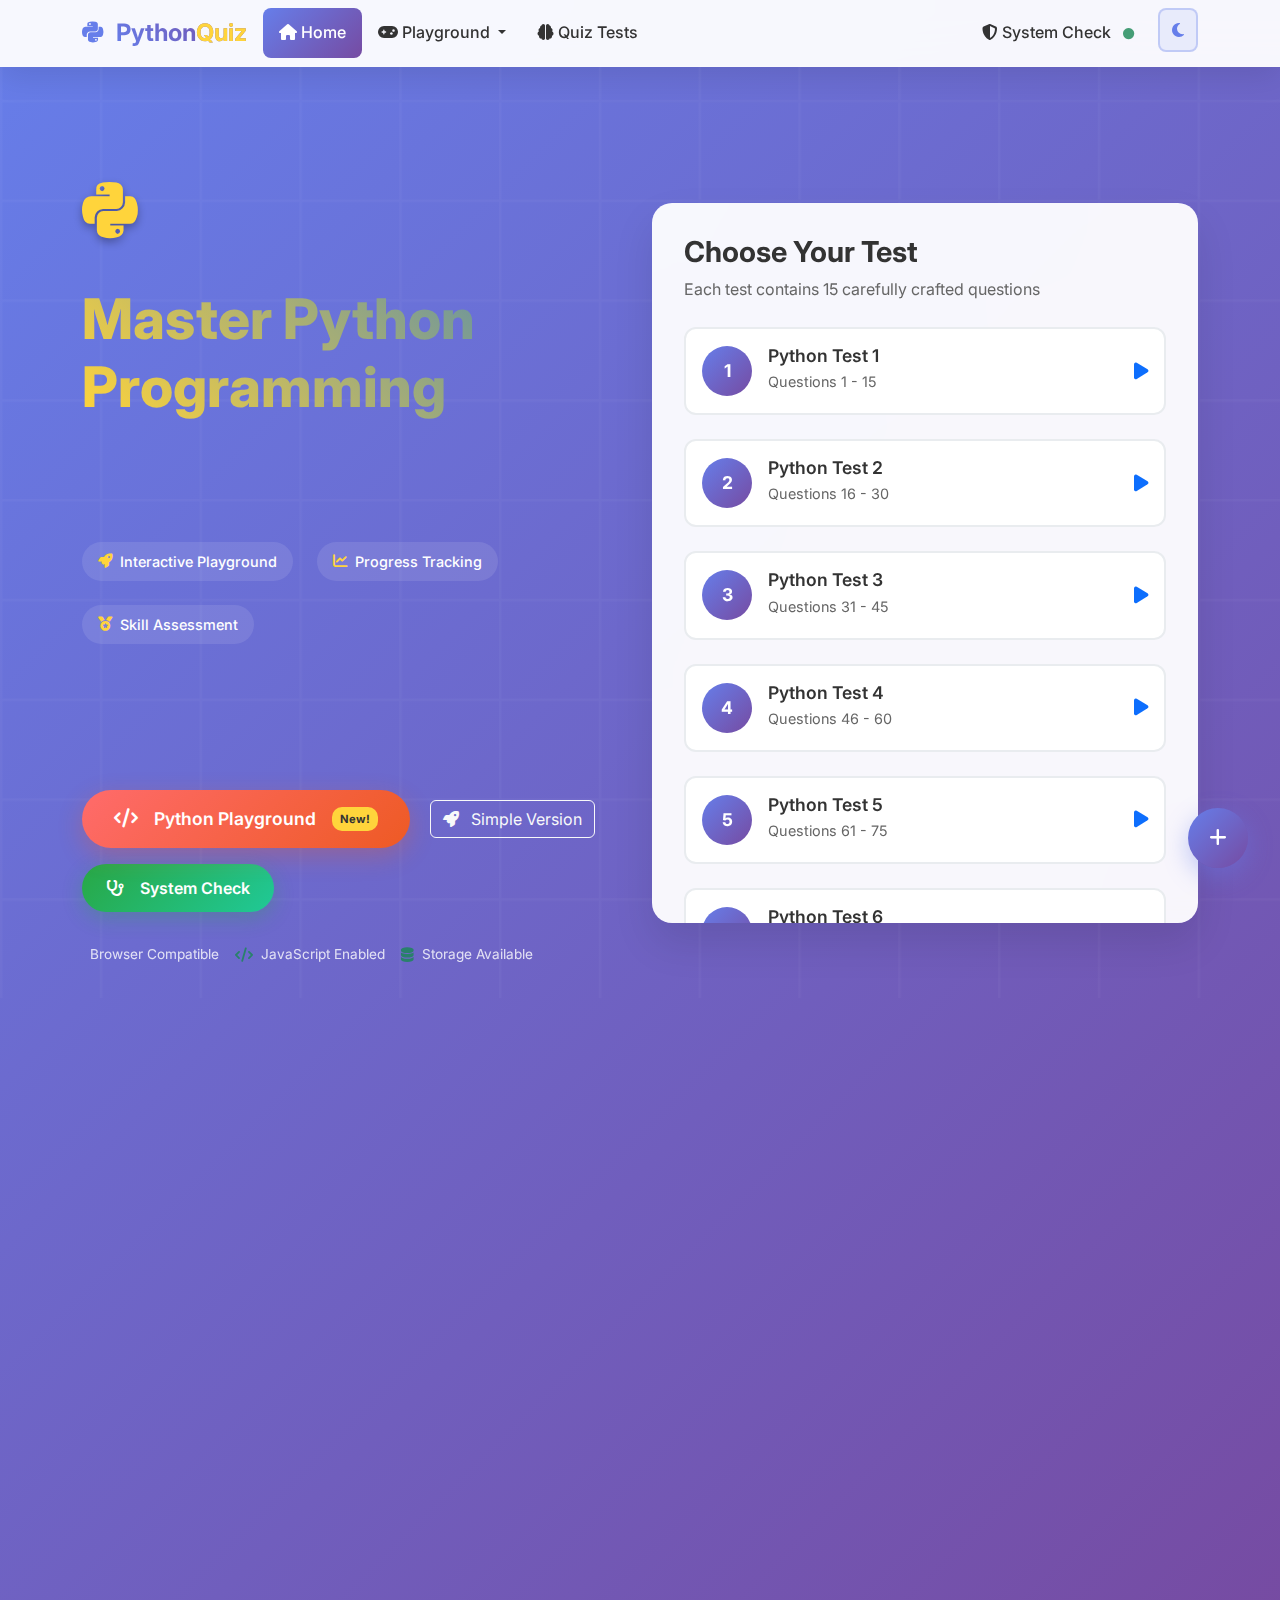
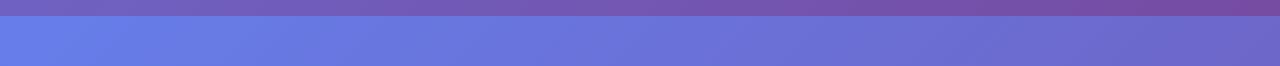
<file: index.html>
<!DOCTYPE html>
<html lang="en">
<head>
  <meta charset="UTF-8">
  <meta name="viewport" content="width=device-width, initial-scale=1.0">
  <title>Python Quiz - Master Your Skills</title>
  
  <!-- Favicon -->
  <link rel="icon" type="image/png" sizes="16x16" href="favicons/python16.png">
  <link rel="icon" type="image/png" sizes="32x32" href="favicons/python32.png">
  <link rel="icon" type="image/png" sizes="96x96" href="favicons/python96.png">
  <link rel="icon" type="image/png" sizes="120x120" href="favicons/python120.png">
  <link rel="apple-touch-icon" href="favicons/python120.png">
  
  <link href="https://cdn.jsdelivr.net/npm/bootstrap@5.3.3/dist/css/bootstrap.min.css" rel="stylesheet">
  <link href="https://cdnjs.cloudflare.com/ajax/libs/font-awesome/6.4.0/css/all.min.css" rel="stylesheet">
  <link href="https://fonts.googleapis.com/css2?family=Inter:wght@300;400;500;600;700;800&display=swap" rel="stylesheet">
  <link rel="stylesheet" href="style.css">
</head>
<body class="homepage-bg">
  
  <!-- Modern Navbar -->
  <nav class="navbar navbar-expand-lg fixed-top modern-navbar">
    <div class="container">
      <a class="navbar-brand" href="index.html">
        <i class="fab fa-python me-2"></i>
        <span class="brand-text">Python<span class="brand-accent">Quiz</span></span>
      </a>
      
      <button class="navbar-toggler" type="button" data-bs-toggle="collapse" data-bs-target="#navbarNav">
        <span class="navbar-toggler-icon"></span>
      </button>
      
      <div class="collapse navbar-collapse" id="navbarNav">
        <ul class="navbar-nav me-auto">
          <li class="nav-item">
            <a class="nav-link active" href="index.html">
              <i class="fas fa-home me-1"></i>Home
            </a>
          </li>
          <li class="nav-item dropdown">
            <a class="nav-link dropdown-toggle" href="#" role="button" data-bs-toggle="dropdown">
              <i class="fas fa-gamepad me-1"></i>Playground
            </a>
            <ul class="dropdown-menu modern-dropdown">
              <li><a class="dropdown-item" href="playground.html">
                <i class="fas fa-rocket me-2"></i>Full Playground<span class="badge bg-primary ms-2">Advanced</span>
              </a></li>
              <li><a class="dropdown-item" href="playground-simple.html">
                <i class="fas fa-code me-2"></i>Simple Playground<span class="badge bg-success ms-2">Beginner</span>
              </a></li>
              <li><hr class="dropdown-divider"></li>
              <li><a class="dropdown-item" href="diagnostic.html">
                <i class="fas fa-stethoscope me-2"></i>Compatibility Check
              </a></li>
            </ul>
          </li>
          <li class="nav-item">
            <a class="nav-link" href="quiz.html">
              <i class="fas fa-brain me-1"></i>Quiz Tests
            </a>
          </li>
        </ul>
        
        <ul class="navbar-nav">
          <li class="nav-item">
            <a class="nav-link" href="diagnostic.html" id="diagnosticNavBtn">
              <i class="fas fa-shield-alt me-1"></i>System Check
              <span class="status-indicator" id="systemStatus">
                <i class="fas fa-circle"></i>
              </span>
            </a>
          </li>
          <li class="nav-item">
            <button class="btn theme-toggle-btn ms-2" onclick="toggleTheme()" title="Toggle Theme">
              <i class="fas fa-moon" id="themeIcon"></i>
            </button>
          </li>
        </ul>
      </div>
    </div>
  </nav>
  
  <!-- Hero Section -->
  <div class="hero-section">
    <div class="container">
      <div class="row align-items-center min-vh-100 pt-5">
        <div class="col-lg-6">
          <div class="hero-content fade-in-up">
            <div class="python-logo mb-4 animate-float">
              <i class="fab fa-python"></i>
            </div>
            <h1 class="hero-title animate-slide-up">Master Python Programming</h1>
            <p class="hero-subtitle animate-fade-in">Test your Python knowledge with our comprehensive quiz collection. Track your progress and become a Python expert!</p>
            
            <!-- New Feature Highlights -->
            <div class="feature-highlights mb-4">
              <div class="feature-item">
                <i class="fas fa-rocket"></i>
                <span>Interactive Playground</span>
              </div>
              <div class="feature-item">
                <i class="fas fa-chart-line"></i>
                <span>Progress Tracking</span>
              </div>
              <div class="feature-item">
                <i class="fas fa-medal"></i>
                <span>Skill Assessment</span>
              </div>
            </div>
            
            <div class="hero-stats">
              <div class="stat animate-counter">
                <span class="stat-number" id="totalQuestions">...</span>
                <span class="stat-label">Questions</span>
              </div>
              <div class="stat animate-counter">
                <span class="stat-number" id="totalTests">...</span>
                <span class="stat-label">Tests</span>
              </div>
              <div class="stat animate-counter">
                <span class="stat-number" id="completedTests">0</span>
                <span class="stat-label">Completed</span>
              </div>
            </div>
            
            <div class="hero-actions mt-4">
              <a href="playground.html" class="btn btn-playground pulse me-3">
                <i class="fas fa-code me-2"></i>
                Python Playground
                <span class="playground-badge">New!</span>
              </a>
              <a href="playground-simple.html" class="btn btn-outline-light me-2">
                <i class="fas fa-rocket me-2"></i>
                Simple Version
              </a>
              <a href="diagnostic.html" class="btn btn-diagnostic my-3">
                <i class="fas fa-stethoscope me-2"></i>
                System Check
              </a>
            </div>
            
            <!-- Compatibility Status -->
            <div class="compatibility-status mt-3">
              <div class="status-item" id="browserCompatibility">
                <i class="fas fa-browser text-success"></i>
                <span>Browser Compatible</span>
              </div>
              <div class="status-item" id="jsStatus">
                <i class="fas fa-code text-success"></i>
                <span>JavaScript Enabled</span>
              </div>
              <div class="status-item" id="storageStatus">
                <i class="fas fa-database text-success"></i>
                <span>Storage Available</span>
              </div>
            </div>
          </div>
        </div>
        <div class="col-lg-6">
          <div class="quiz-selection-area animate-slide-in">
            <h3 class="selection-title">Choose Your Test</h3>
            <p class="selection-subtitle">Each test contains 15 carefully crafted questions</p>
            <div class="row g-3" id="testCards"></div>
            <div class="mt-4 text-center">
              <button class="btn btn-outline-danger btn-sm" onclick="resetAllProgress()">
                <i class="fas fa-trash-alt me-2"></i>Reset All Progress
              </button>
            </div>
          </div>
        </div>
      </div>
    </div>
    
    <!-- Floating Action Button for Quick Access -->
    <div class="floating-actions">
      <button class="fab-main" data-bs-toggle="tooltip" data-bs-placement="left" title="Quick Actions">
        <i class="fas fa-plus"></i>
      </button>
      <div class="fab-menu">
        <a href="playground.html" class="fab-item" data-bs-toggle="tooltip" data-bs-placement="left" title="Python Playground">
          <i class="fas fa-code"></i>
        </a>
        <a href="diagnostic.html" class="fab-item" data-bs-toggle="tooltip" data-bs-placement="left" title="System Check">
          <i class="fas fa-stethoscope"></i>
        </a>
        <a href="#testCards" class="fab-item scroll-to" data-bs-toggle="tooltip" data-bs-placement="left" title="Start Quiz">
          <i class="fas fa-brain"></i>
        </a>
      </div>
    </div>
  </div>

  <!-- Features Section -->
  <section class="features-section scroll-animate">
    <div class="container">
      <div class="row text-center mb-5">
        <div class="col-12">
          <h2 class="section-title">Why Choose Python Quiz?</h2>
          <p class="section-subtitle">Enhance your Python skills with our comprehensive learning platform</p>
        </div>
      </div>
      <div class="row g-4">
        <div class="col-md-4">
          <div class="feature-card">
            <div class="feature-icon">
              <i class="fas fa-brain"></i>
            </div>
            <h4>Smart Questions</h4>
            <p>Carefully crafted questions covering all Python concepts from basics to advanced topics.</p>
          </div>
        </div>
        <div class="col-md-4">
          <div class="feature-card">
            <div class="feature-icon">
              <i class="fas fa-code"></i>
            </div>
            <h4>Live Playground</h4>
            <p>Practice Python code in real-time with our interactive playground environment.</p>
          </div>
        </div>
        <div class="col-md-4">
          <div class="feature-card">
            <div class="feature-icon">
              <i class="fas fa-chart-line"></i>
            </div>
            <h4>Progress Tracking</h4>
            <p>Monitor your learning journey and track improvements across different Python topics.</p>
          </div>
        </div>
      </div>
    </div>
  </section>

  <script src="questions.js"></script>
  <script>
    // Theme toggle functionality
    function toggleTheme() {
      const body = document.body;
      const themeIcon = document.getElementById('themeIcon');
      
      if (body.classList.contains('dark-theme')) {
        body.classList.remove('dark-theme');
        themeIcon.className = 'fas fa-moon';
        localStorage.setItem('theme', 'light');
      } else {
        body.classList.add('dark-theme');
        themeIcon.className = 'fas fa-sun';
        localStorage.setItem('theme', 'dark');
      }
    }

    // Load saved theme
    function loadTheme() {
      const savedTheme = localStorage.getItem('theme');
      if (savedTheme === 'dark') {
        document.body.classList.add('dark-theme');
        document.getElementById('themeIcon').className = 'fas fa-sun';
      }
    }

    // Animate numbers
    function animateCounter(element, target) {
      let current = 0;
      const increment = target / 50;
      const timer = setInterval(() => {
        current += increment;
        if (current >= target) {
          element.textContent = target;
          clearInterval(timer);
        } else {
          element.textContent = Math.floor(current);
        }
      }, 30);
    }

    // Compatibility check
    function checkCompatibility() {
      const browserStatus = document.getElementById('browserCompatibility');
      const jsStatus = document.getElementById('jsStatus');
      const storageStatus = document.getElementById('storageStatus');
      const systemStatus = document.getElementById('systemStatus');

      // Check browser compatibility
      const isModernBrowser = window.fetch && window.Promise && window.localStorage;
      if (!isModernBrowser) {
        browserStatus.innerHTML = '<i class="fas fa-exclamation-triangle text-warning"></i><span>Browser Outdated</span>';
      }

      // Check storage
      try {
        localStorage.setItem('test', 'test');
        localStorage.removeItem('test');
      } catch(e) {
        storageStatus.innerHTML = '<i class="fas fa-times text-danger"></i><span>Storage Unavailable</span>';
      }

      // Update system status indicator
      const allGood = isModernBrowser && typeof(Storage) !== "undefined";
      if (allGood) {
        systemStatus.innerHTML = '<i class="fas fa-circle text-success"></i>';
        systemStatus.title = 'System Ready';
      } else {
        systemStatus.innerHTML = '<i class="fas fa-circle text-warning"></i>';
        systemStatus.title = 'System Issues Detected';
      }
    }

    // Floating action button functionality
    function initFloatingActionButton() {
      const fabMain = document.querySelector('.fab-main');
      const fabMenu = document.querySelector('.fab-menu');
      
      fabMain.addEventListener('click', () => {
        fabMenu.classList.toggle('show');
        fabMain.classList.toggle('active');
      });

      // Close FAB when clicking outside
      document.addEventListener('click', (e) => {
        if (!e.target.closest('.floating-actions')) {
          fabMenu.classList.remove('show');
          fabMain.classList.remove('active');
        }
      });

      // Smooth scroll for anchor links
      document.querySelectorAll('.scroll-to').forEach(link => {
        link.addEventListener('click', (e) => {
          e.preventDefault();
          const target = document.querySelector(link.getAttribute('href'));
          if (target) {
            target.scrollIntoView({ behavior: 'smooth' });
          }
        });
      });
    }

    // Initialize parallax effect
    function initParallax() {
      window.addEventListener('scroll', () => {
        const scrolled = window.pageYOffset;
        const pythonLogo = document.querySelector('.python-logo');
        if (pythonLogo) {
          pythonLogo.style.transform = `translateY(${scrolled * 0.1}px)`;
        }
      });
    }

    document.addEventListener("DOMContentLoaded", () => {
      loadTheme();
      checkCompatibility();
      initFloatingActionButton();
      initParallax();

      // Initialize tooltips
      const tooltipTriggerList = [].slice.call(document.querySelectorAll('[data-bs-toggle="tooltip"]'));
      tooltipTriggerList.map(function (tooltipTriggerEl) {
        return new bootstrap.Tooltip(tooltipTriggerEl);
      });

      // Get total questions dynamically from questions.js
      const totalQuestions = questions.length;
      const perTest = 15;
      const testCount = Math.ceil(totalQuestions / perTest);
      const testCards = document.getElementById("testCards");

      // Animate stats numbers
      setTimeout(() => {
        animateCounter(document.getElementById('totalQuestions'), totalQuestions);
        animateCounter(document.getElementById('totalTests'), testCount);
      }, 500);

      // Load saved progress
      const savedResults = JSON.parse(localStorage.getItem('quizResults') || '{}');
      
      // Update completed tests count with animation
      setTimeout(() => {
        animateCounter(document.getElementById('completedTests'), Object.keys(savedResults).length);
      }, 1000);

      for (let i = 1; i <= testCount; i++) {
        const isCompleted = savedResults[`test_${i}`];
        const score = isCompleted ? savedResults[`test_${i}`].score : null;
        const total = isCompleted ? savedResults[`test_${i}`].total : null;
        
        testCards.innerHTML += `
          <div class="col-12">
            <a href="quiz.html?test=${i}" class="test-card-modern ${isCompleted ? 'completed' : ''}" data-test="${i}">
              <div class="test-card-content">
                <div class="test-number">${i}</div>
                <div class="test-info">
                  <h5 class="test-title">Python Test ${i}</h5>
                  <p class="test-questions">Questions ${(i-1)*perTest+1} - ${Math.min(i*perTest, totalQuestions)}</p>
                  ${isCompleted ? `
                    <div class="test-score">
                      <i class="fas fa-check-circle text-success me-2"></i>
                      Score: ${score}/${total} (${Math.round((score/total)*100)}%)
                    </div>
                  ` : ''}
                </div>
                <div class="test-action">
                  ${isCompleted ? 
                    '<i class="fas fa-redo text-warning" title="Retake Test"></i>' : 
                    '<i class="fas fa-play text-primary" title="Start Test"></i>'
                  }
                </div>
              </div>
            </a>
          </div>
        `;
      }

      // Add stagger animation to test cards
      setTimeout(() => {
        const cards = document.querySelectorAll('.test-card-modern');
        cards.forEach((card, index) => {
          setTimeout(() => {
            card.style.animation = 'fadeInUp 0.5s ease forwards';
          }, index * 100);
        });
      }, 200);
    });

    function resetAllProgress() {
      CustomAlert.confirm(
        'Are you sure you want to reset all quiz progress? This will permanently delete all your saved scores and cannot be undone.',
        {
          title: 'Reset All Progress',
          confirmText: 'Yes, Reset All',
          cancelText: 'Keep Progress',
          showIcon: true
        }
      ).then((confirmed) => {
        if (confirmed) {
          localStorage.removeItem('quizResults');
          CustomAlert.success(
            'All quiz progress has been successfully reset!',
            { title: 'Progress Reset Complete' }
          ).then(() => {
            location.reload();
          });
        }
      });
    }

    // Navbar scroll effect
    window.addEventListener('scroll', () => {
      const navbar = document.querySelector('.modern-navbar');
      if (window.scrollY > 50) {
        navbar.classList.add('scrolled');
      } else {
        navbar.classList.remove('scrolled');
      }
    });

    // Intersection Observer for scroll animations
    const observeElements = () => {
      const observer = new IntersectionObserver((entries) => {
        entries.forEach(entry => {
          if (entry.isIntersecting) {
            entry.target.classList.add('in-view');
            if (entry.target.classList.contains('feature-card')) {
              entry.target.classList.add('animate');
            }
          }
        });
      }, { threshold: 0.1 });

      document.querySelectorAll('.scroll-animate, .feature-card').forEach(el => {
        observer.observe(el);
      });
    };

    // Initialize scroll animations
    setTimeout(observeElements, 500);
  </script>

  <script src="https://cdn.jsdelivr.net/npm/bootstrap@5.3.3/dist/js/bootstrap.bundle.min.js"></script>
  <script>
    // Custom Alert System for Index Page
    class CustomAlert {
      static show(message, type = 'warning', options = {}) {
        return new Promise((resolve) => {
          const modal = document.getElementById('customAlertModal');
          const header = document.getElementById('alertHeader');
          const title = document.getElementById('alertTitle');
          const body = document.getElementById('alertBody');
          const messageEl = document.getElementById('alertMessage');
          const footer = document.getElementById('alertFooter');
          const cancelBtn = document.getElementById('alertCancelBtn');
          const confirmBtn = document.getElementById('alertConfirmBtn');

          header.className = `modal-header ${type}`;
          
          let icon = 'fas fa-exclamation-triangle';
          let titleText = 'Confirmation';
          
          switch(type) {
            case 'warning':
              icon = 'fas fa-exclamation-triangle';
              titleText = 'Warning';
              break;
            case 'danger':
              icon = 'fas fa-times-circle';
              titleText = 'Important';
              break;
            case 'success':
              icon = 'fas fa-check-circle';
              titleText = 'Success';
              break;
            case 'info':
              icon = 'fas fa-info-circle';
              titleText = 'Information';
              break;
          }

          title.innerHTML = `<i class="${icon} me-2"></i>${options.title || titleText}`;
          
          if (options.showIcon) {
            messageEl.innerHTML = `
              <i class="alert-icon ${type} ${icon}"></i>
              ${message}
            `;
          } else {
            messageEl.textContent = message;
          }

          if (options.confirmOnly) {
            cancelBtn.style.display = 'none';
            confirmBtn.textContent = options.confirmText || 'OK';
            confirmBtn.className = `btn btn-${type === 'danger' ? 'danger' : 'primary'}`;
          } else {
            cancelBtn.style.display = 'inline-block';
            cancelBtn.textContent = options.cancelText || 'Cancel';
            confirmBtn.textContent = options.confirmText || 'Confirm';
            confirmBtn.className = `btn btn-${type === 'danger' ? 'danger' : 'primary'}`;
          }

          const handleConfirm = () => {
            bootstrap.Modal.getInstance(modal).hide();
            resolve(true);
            cleanup();
          };

          const handleCancel = () => {
            bootstrap.Modal.getInstance(modal).hide();
            resolve(false);
            cleanup();
          };

          const cleanup = () => {
            confirmBtn.removeEventListener('click', handleConfirm);
            cancelBtn.removeEventListener('click', handleCancel);
          };

          confirmBtn.addEventListener('click', handleConfirm);
          cancelBtn.addEventListener('click', handleCancel);

          const bsModal = new bootstrap.Modal(modal);
          bsModal.show();

          modal.addEventListener('hidden.bs.modal', () => {
            resolve(false);
            cleanup();
          }, { once: true });
        });
      }

      static confirm(message, options = {}) {
        return this.show(message, 'warning', { 
          title: 'Confirm Action',
          confirmText: 'Yes',
          cancelText: 'No',
          showIcon: true,
          ...options 
        });
      }

      static success(message, options = {}) {
        return this.show(message, 'success', { 
          title: 'Success',
          confirmOnly: true,
          confirmText: 'Great!',
          showIcon: true,
          ...options 
        });
      }
    }

    window.CustomAlert = CustomAlert;
  </script>

  <!-- Custom Alert Modal -->
  <div class="modal fade" id="customAlertModal" tabindex="-1">
    <div class="modal-dialog modal-dialog-centered">
      <div class="modal-content custom-alert">
        <div class="modal-header" id="alertHeader">
          <h5 class="modal-title" id="alertTitle">
            <i class="fas fa-exclamation-triangle me-2"></i>Confirmation
          </h5>
        </div>
        <div class="modal-body text-center" id="alertBody">
          <p id="alertMessage"></p>
        </div>
        <div class="modal-footer justify-content-center" id="alertFooter">
          <button type="button" class="btn btn-secondary" id="alertCancelBtn">Cancel</button>
          <button type="button" class="btn btn-primary" id="alertConfirmBtn">Confirm</button>
        </div>
      </div>
    </div>
  </div>

</body>
</html>
</file>
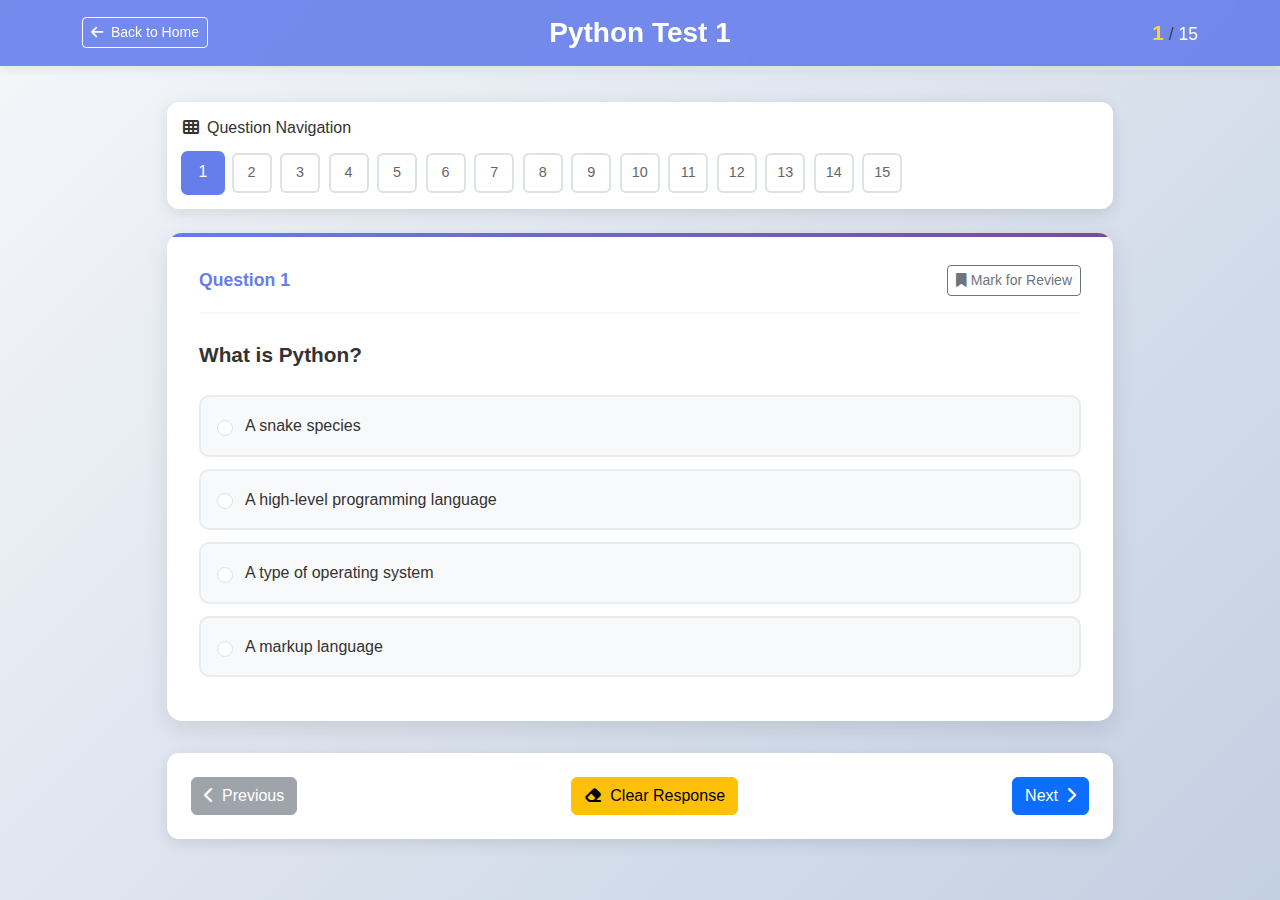
<file: quiz.html>
<!DOCTYPE html>
<html lang="en">
<head>
  <meta charset="UTF-8">
  <meta name="viewport" content="width=device-width, initial-scale=1.0">
  <title>Python Quiz - Test in Progress</title>
  <link href="https://cdn.jsdelivr.net/npm/bootstrap@5.3.3/dist/css/bootstrap.min.css" rel="stylesheet">
  <link href="https://cdnjs.cloudflare.com/ajax/libs/font-awesome/6.4.0/css/all.min.css" rel="stylesheet">
  <link rel="stylesheet" href="style.css">
</head>
<body class="quiz-bg">

  <!-- Quiz Header -->
  <div class="quiz-header">
    <div class="container">
      <div class="row align-items-center">
        <div class="col-md-4">
          <a href="index.html" class="btn btn-outline-light btn-sm">
            <i class="fas fa-arrow-left me-2"></i>Back to Home
          </a>
        </div>
        <div class="col-md-4 text-center">
          <h3 class="quiz-title mb-0" id="quizTitle">Python Test 1</h3>
        </div>
        <div class="col-md-4 text-end">
          <div class="quiz-stats">
            <span class="current-question" id="currentQuestion">1</span>
            <span class="text-muted">/</span>
            <span class="total-questions" id="totalQuestions">15</span>
          </div>
        </div>
      </div>
    </div>
  </div>

  <!-- Progress Bar -->
  <div class="quiz-progress">
    <div class="progress-bar" id="progressBar"></div>
  </div>

  <!-- Quiz Container -->
  <div class="container quiz-container">
    <div class="row justify-content-center">
      <div class="col-lg-10">
        
        <!-- Question Navigation -->
        <div class="question-nav mb-4" id="questionNav"></div>

        <!-- Current Question -->
        <div class="question-card" id="questionCard">
          <div class="question-header">
            <span class="question-number" id="questionNumber">Question 1</span>
            <div class="question-actions">
              <button class="btn btn-sm btn-outline-secondary" onclick="markForReview()" id="markBtn">
                <i class="fas fa-bookmark"></i> Mark for Review
              </button>
            </div>
          </div>
          <div class="question-content" id="questionContent">
            <!-- Question will be loaded here -->
          </div>
        </div>

        <!-- Navigation Buttons -->
        <div class="quiz-navigation">
          <button class="btn btn-secondary" onclick="previousQuestion()" id="prevBtn" disabled>
            <i class="fas fa-chevron-left me-2"></i>Previous
          </button>
          <div class="nav-center">
            <button class="btn btn-warning" onclick="clearResponse()" id="clearBtn">
              <i class="fas fa-eraser me-2"></i>Clear Response
            </button>
          </div>
          <button class="btn btn-primary" onclick="nextQuestion()" id="nextBtn">
            Next<i class="fas fa-chevron-right ms-2"></i>
          </button>
          <button class="btn btn-success" onclick="submitQuiz()" id="submitBtn" style="display: none;">
            <i class="fas fa-check me-2"></i>Submit Quiz
          </button>
        </div>

      </div>
    </div>
  </div>

  <!-- Results Modal -->
  <div class="modal fade" id="resultsModal" tabindex="-1">
    <div class="modal-dialog modal-lg">
      <div class="modal-content">
        <div class="modal-header bg-primary text-white">
          <h5 class="modal-title">Quiz Results</h5>
        </div>
        <div class="modal-body" id="resultsContent">
          <!-- Results will be shown here -->
        </div>
        <div class="modal-footer">
          <button class="btn btn-outline-danger" onclick="resetQuizData()">
            <i class="fas fa-redo me-2"></i>Reset This Quiz
          </button>
          <a href="index.html" class="btn btn-secondary">
            <i class="fas fa-home me-2"></i>Back to Home
          </a>
          <button class="btn btn-success" onclick="nextQuiz()" id="nextQuizBtn">
            <i class="fas fa-forward me-2"></i>Next Quiz
          </button>
        </div>
      </div>
    </div>
  </div>

  <!-- Custom Alert Modal -->
  <div class="modal fade" id="customAlertModal" tabindex="-1">
    <div class="modal-dialog modal-dialog-centered">
      <div class="modal-content custom-alert">
        <div class="modal-header" id="alertHeader">
          <h5 class="modal-title" id="alertTitle">
            <i class="fas fa-exclamation-triangle me-2"></i>Confirmation
          </h5>
        </div>
        <div class="modal-body text-center" id="alertBody">
          <p id="alertMessage"></p>
        </div>
        <div class="modal-footer justify-content-center" id="alertFooter">
          <button type="button" class="btn btn-secondary" id="alertCancelBtn">Cancel</button>
          <button type="button" class="btn btn-primary" id="alertConfirmBtn">Confirm</button>
        </div>
      </div>
    </div>
  </div>

  <script src="https://cdn.jsdelivr.net/npm/bootstrap@5.3.3/dist/js/bootstrap.bundle.min.js"></script>
  <script src="questions.js"></script>
  <script src="script.js"></script>
</body>
</html>
</file>
<file: style.css>
/* Modern CSS Reset and Base Styles */
* {
  margin: 0;
  padding: 0;
  box-sizing: border-box;
}

body {
  font-family: 'Inter', 'Segoe UI', Tahoma, Geneva, Verdana, sans-serif;
  line-height: 1.6;
  color: #333;
  scroll-behavior: smooth;
}

/* Modern Navbar Styles */
.modern-navbar {
  background: rgba(255, 255, 255, 0.95);
  backdrop-filter: blur(20px);
  border-bottom: 1px solid rgba(255, 255, 255, 0.2);
  box-shadow: 0 8px 32px rgba(0, 0, 0, 0.1);
  transition: all 0.3s ease;
  padding: 0.5rem 0;
}

.modern-navbar.scrolled {
  background: rgba(255, 255, 255, 0.98);
  box-shadow: 0 4px 20px rgba(0, 0, 0, 0.15);
}

.navbar-brand {
  font-weight: 700;
  font-size: 1.5rem;
  color: #667eea !important;
  text-decoration: none;
  transition: all 0.3s ease;
}

.navbar-brand:hover {
  transform: scale(1.05);
}

.brand-text {
  background: linear-gradient(45deg, #667eea, #764ba2);
  -webkit-background-clip: text;
  -webkit-text-fill-color: transparent;
  background-clip: text;
}

.brand-accent {
  color: #ffd43b;
  -webkit-text-fill-color: #ffd43b;
}

.navbar-nav .nav-link {
  color: #333 !important;
  font-weight: 500;
  padding: 0.75rem 1rem !important;
  border-radius: 8px;
  transition: all 0.3s ease;
  position: relative;
}

.navbar-nav .nav-link:hover {
  background: rgba(102, 126, 234, 0.1);
  transform: translateY(-2px);
}

.navbar-nav .nav-link.active {
  background: linear-gradient(135deg, #667eea, #764ba2);
  color: white !important;
}

.modern-dropdown {
  border: none;
  border-radius: 15px;
  box-shadow: 0 15px 35px rgba(0, 0, 0, 0.15);
  background: rgba(255, 255, 255, 0.95);
  backdrop-filter: blur(20px);
  padding: 0.5rem 0;
}

.modern-dropdown .dropdown-item {
  padding: 0.75rem 1.5rem;
  border-radius: 0;
  transition: all 0.3s ease;
  display: flex;
  align-items: center;
}

.modern-dropdown .dropdown-item:hover {
  background: rgba(102, 126, 234, 0.1);
  transform: translateX(5px);
}

.status-indicator {
  margin-left: 0.5rem;
  font-size: 0.7rem;
  opacity: 0.8;
}

.navbar-toggler {
  border: none;
  padding: 0.25rem 0.5rem;
}

.navbar-toggler:focus {
  box-shadow: none;
}

.navbar-toggler-icon {
  background-image: url("data:image/svg+xml,%3csvg xmlns='http://www.w3.org/2000/svg' viewBox='0 0 30 30'%3e%3cpath stroke='rgba%2833, 37, 41, 0.75%29' stroke-linecap='round' stroke-miterlimit='10' stroke-width='2' d='M4 7h22M4 15h22M4 23h22'/%3e%3c/svg%3e");
}

/* Theme Toggle Button Styles */
.theme-toggle-btn {
  background: rgba(102, 126, 234, 0.1);
  border: 2px solid rgba(102, 126, 234, 0.3);
  color: #667eea !important;
  border-radius: 8px;
  padding: 0.5rem 0.75rem;
  transition: all 0.3s ease;
  font-size: 1rem;
  position: relative;
  overflow: hidden;
}

.theme-toggle-btn::before {
  content: '';
  position: absolute;
  top: 0;
  left: -100%;
  width: 100%;
  height: 100%;
  background: linear-gradient(90deg, transparent, rgba(255,255,255,0.2), transparent);
  transition: left 0.5s ease;
}

.theme-toggle-btn:hover::before {
  left: 100%;
}

.theme-toggle-btn:hover {
  background: rgba(102, 126, 234, 0.2);
  border-color: #667eea;
  color: #667eea !important;
  transform: scale(1.05);
  box-shadow: 0 4px 15px rgba(102, 126, 234, 0.3);
}

.theme-toggle-btn:focus {
  box-shadow: 0 0 0 0.2rem rgba(102, 126, 234, 0.25);
  border-color: #667eea;
  outline: none;
}

.theme-toggle-btn i {
  font-size: 1rem;
  transition: all 0.3s ease;
  position: relative;
  z-index: 2;
}

.theme-toggle-btn:hover i {
  transform: rotate(15deg);
}

/* Dark theme toggle button */
.dark-theme .theme-toggle-btn {
  background: rgba(255, 255, 255, 0.1);
  border-color: rgba(255, 255, 255, 0.3);
  color: #ffd43b !important;
}

.dark-theme .theme-toggle-btn:hover {
  background: rgba(255, 255, 255, 0.2);
  border-color: rgba(255, 255, 255, 0.5);
  color: #ffd43b !important;
  box-shadow: 0 4px 15px rgba(255, 212, 59, 0.3);
}

.dark-theme .theme-toggle-btn:focus {
  box-shadow: 0 0 0 0.2rem rgba(255, 212, 59, 0.25);
}

/* Homepage Styles */
.homepage-bg {
  background: linear-gradient(135deg, #667eea 0%, #764ba2 100%);
  min-height: 100vh;
}

.dark-theme .homepage-bg {
  background: linear-gradient(135deg, #1a1a2e 0%, #16213e 100%);
}

.hero-section {
  position: relative;
  overflow: hidden;
  padding-top: 80px;
}

.hero-section::before {
  content: '';
  position: absolute;
  top: 0;
  left: 0;
  right: 0;
  bottom: 0;
  background: url('data:image/svg+xml,<svg xmlns="http://www.w3.org/2000/svg" viewBox="0 0 100 100"><defs><pattern id="grid" width="10" height="10" patternUnits="userSpaceOnUse"><path d="M 10 0 L 0 0 0 10" fill="none" stroke="rgba(255,255,255,0.1)" stroke-width="0.5"/></pattern></defs><rect width="100" height="100" fill="url(%23grid)"/></svg>');
  opacity: 0.3;
  pointer-events: none;
}

.hero-content {
  position: relative;
  z-index: 2;
  color: white;
  padding: 2rem 0;
}

.python-logo {
  font-size: 4rem;
  color: #ffd43b;
  text-shadow: 0 4px 8px rgba(0,0,0,0.3);
}

.hero-title {
  font-size: 3.5rem;
  font-weight: 800;
  margin-bottom: 1.5rem;
  background: linear-gradient(45deg, #ffd43b, #4584b6);
  -webkit-background-clip: text;
  -webkit-text-fill-color: transparent;
  background-clip: text;
  text-shadow: none;
}

.hero-subtitle {
  font-size: 1.2rem;
  margin-bottom: 2rem;
  opacity: 0.9;
  line-height: 1.7;
}

/* Feature Highlights */
.feature-highlights {
  display: flex;
  gap: 1.5rem;
  flex-wrap: wrap;
  margin: 1.5rem 0;
}

.feature-item {
  display: flex;
  align-items: center;
  gap: 0.5rem;
  background: rgba(255, 255, 255, 0.1);
  padding: 0.5rem 1rem;
  border-radius: 25px;
  font-size: 0.9rem;
  font-weight: 500;
  transition: all 0.3s ease;
}

.feature-item:hover {
  background: rgba(255, 255, 255, 0.2);
  transform: translateY(-2px);
}

.feature-item i {
  color: #ffd43b;
}

/* Compatibility Status */
.compatibility-status {
  display: flex;
  gap: 1rem;
  flex-wrap: wrap;
  font-size: 0.85rem;
  opacity: 0.8;
}

.status-item {
  display: flex;
  align-items: center;
  gap: 0.5rem;
}

.status-item i {
  font-size: 0.9rem;
}

/* Enhanced Button Styles */
.btn-diagnostic {
  background: linear-gradient(135deg, #28a745, #20c997);
  color: white;
  border: none;
  padding: 0.75rem 1.5rem;
  font-weight: 600;
  border-radius: 25px;
  text-decoration: none;
  display: inline-flex;
  align-items: center;
  gap: 0.5rem;
  box-shadow: 0 6px 20px rgba(40, 167, 69, 0.3);
  transition: all 0.3s ease;
}

.btn-diagnostic:hover {
  transform: translateY(-3px);
  box-shadow: 0 10px 30px rgba(40, 167, 69, 0.4);
  color: white;
  text-decoration: none;
}

/* Floating Action Button */
.floating-actions {
  position: fixed;
  bottom: 2rem;
  right: 2rem;
  z-index: 1000;
}

.fab-main {
  width: 60px;
  height: 60px;
  border-radius: 50%;
  background: linear-gradient(135deg, #667eea, #764ba2);
  color: white;
  border: none;
  box-shadow: 0 8px 25px rgba(102, 126, 234, 0.4);
  cursor: pointer;
  transition: all 0.3s ease;
  display: flex;
  align-items: center;
  justify-content: center;
  font-size: 1.2rem;
}

.fab-main:hover {
  transform: scale(1.1);
  box-shadow: 0 12px 35px rgba(102, 126, 234, 0.5);
}

.fab-main.active {
  transform: rotate(45deg);
}

.fab-menu {
  position: absolute;
  bottom: 70px;
  right: 0;
  display: flex;
  flex-direction: column;
  gap: 0.5rem;
  opacity: 0;
  transform: translateY(20px);
  transition: all 0.3s ease;
  pointer-events: none;
}

.fab-menu.show {
  opacity: 1;
  transform: translateY(0);
  pointer-events: all;
}

.fab-item {
  width: 50px;
  height: 50px;
  border-radius: 50%;
  background: white;
  color: #667eea;
  display: flex;
  align-items: center;
  justify-content: center;
  text-decoration: none;
  box-shadow: 0 6px 20px rgba(0, 0, 0, 0.15);
  transition: all 0.3s ease;
  font-size: 1.1rem;
}

.fab-item:hover {
  transform: scale(1.1);
  color: #667eea;
  text-decoration: none;
}

/* Features Section */
.features-section {
  background: rgba(255, 255, 255, 0.95);
  backdrop-filter: blur(10px);
  padding: 5rem 0;
  margin-top: -2rem;
  position: relative;
  z-index: 2;
}

.section-title {
  font-size: 2.5rem;
  font-weight: 700;
  color: #333;
  margin-bottom: 1rem;
}

.section-subtitle {
  font-size: 1.1rem;
  color: #666;
  margin-bottom: 3rem;
}

.feature-card {
  background: white;
  padding: 2rem;
  border-radius: 15px;
  text-align: center;
  box-shadow: 0 10px 30px rgba(0, 0, 0, 0.1);
  transition: all 0.3s ease;
  height: 100%;
}

.feature-card:hover {
  transform: translateY(-10px);
  box-shadow: 0 20px 40px rgba(0, 0, 0, 0.15);
}

.feature-icon {
  width: 80px;
  height: 80px;
  margin: 0 auto 1.5rem;
  background: linear-gradient(135deg, #667eea, #764ba2);
  border-radius: 50%;
  display: flex;
  align-items: center;
  justify-content: center;
  color: white;
  font-size: 2rem;
}

.feature-card h4 {
  font-size: 1.3rem;
  font-weight: 600;
  margin-bottom: 1rem;
  color: #333;
}

.feature-card p {
  color: #666;
  line-height: 1.6;
}

.hero-stats {
  display: flex;
  gap: 2rem;
  margin-top: 2rem;
}

.stat {
  text-align: center;
}

.stat-number {
  display: block;
  font-size: 2.5rem;
  font-weight: 700;
  color: #ffd43b;
}

.stat-label {
  font-size: 0.9rem;
  opacity: 0.8;
  text-transform: uppercase;
  letter-spacing: 1px;
}

.quiz-selection-area {
  background: rgba(255, 255, 255, 0.95);
  backdrop-filter: blur(10px);
  border-radius: 20px;
  padding: 2rem;
  box-shadow: 0 20px 40px rgba(0,0,0,0.1);
  position: relative;
  z-index: 2;
  max-height: 80vh;
  overflow-y: auto;
}

.selection-title {
  color: #333;
  font-weight: 700;
  margin-bottom: 0.5rem;
  font-size: 1.8rem;
}

.selection-subtitle {
  color: #666;
  margin-bottom: 1.5rem;
}

.test-card-modern {
  display: block;
  text-decoration: none;
  background: white;
  border-radius: 12px;
  padding: 1rem;
  margin-bottom: 0.5rem;
  border: 2px solid #e9ecef;
  transition: all 0.3s ease;
  position: relative;
  overflow: hidden;
}

.test-card-modern:hover {
  transform: translateX(5px);
  border-color: #667eea;
  box-shadow: 0 8px 25px rgba(102, 126, 234, 0.15);
  text-decoration: none;
}

.test-card-modern.completed {
  border-color: #28a745;
  background: linear-gradient(135deg, #f8fff9 0%, #e8f5e8 100%);
}

.test-card-content {
  display: flex;
  align-items: center;
  gap: 1rem;
}

.test-number {
  width: 50px;
  height: 50px;
  border-radius: 50%;
  background: linear-gradient(135deg, #667eea, #764ba2);
  color: white;
  display: flex;
  align-items: center;
  justify-content: center;
  font-weight: 700;
  font-size: 1.1rem;
  flex-shrink: 0;
}

.test-card-modern.completed .test-number {
  background: linear-gradient(135deg, #28a745, #20c997);
}

.test-info {
  flex: 1;
}

.test-title {
  color: #333;
  font-weight: 600;
  margin-bottom: 0.25rem;
  font-size: 1.1rem;
}

.test-questions {
  color: #666;
  font-size: 0.9rem;
  margin-bottom: 0.25rem;
}

.test-score {
  font-size: 0.85rem;
  color: #28a745;
  font-weight: 500;
}

.test-action {
  font-size: 1.2rem;
  color: #667eea;
}

.test-card-modern.completed .test-action {
  color: #ffc107;
}

/* Quiz Page Styles */
.quiz-bg {
  background: linear-gradient(135deg, #f5f7fa 0%, #c3cfe2 100%);
  min-height: 100vh;
}

.quiz-header {
  background: rgba(102, 126, 234, 0.9);
  backdrop-filter: blur(10px);
  color: white;
  padding: 1rem 0;
  position: sticky;
  top: 0;
  z-index: 1000;
  box-shadow: 0 2px 10px rgba(0,0,0,0.1);
}

.quiz-title {
  font-weight: 600;
}

.quiz-stats {
  font-size: 1.1rem;
  font-weight: 500;
}

.current-question {
  color: #ffd43b;
  font-weight: 700;
  font-size: 1.3rem;
}

.quiz-progress {
  height: 4px;
  background: rgba(255,255,255,0.3);
  position: relative;
}

.progress-bar {
  height: 100%;
  background: linear-gradient(90deg, #ffd43b, #28a745);
  width: 0%;
  transition: width 0.3s ease;
  position: relative;
}

.quiz-container {
  padding: 2rem 0;
}

.question-nav {
  background: white;
  border-radius: 12px;
  padding: 1rem;
  box-shadow: 0 4px 15px rgba(0,0,0,0.1);
  margin-bottom: 1.5rem;
}

.nav-grid {
  display: grid;
  grid-template-columns: repeat(auto-fill, minmax(40px, 1fr));
  gap: 0.5rem;
}

.nav-question {
  width: 40px;
  height: 40px;
  border: 2px solid #dee2e6;
  border-radius: 6px;
  display: flex;
  align-items: center;
  justify-content: center;
  background: white;
  color: #666;
  font-weight: 500;
  cursor: pointer;
  transition: all 0.2s ease;
  font-size: 0.9rem;
}

.nav-question:hover {
  border-color: #667eea;
  transform: translateY(-2px);
}

.nav-question.answered {
  background: #28a745;
  color: white;
  border-color: #28a745;
}

.nav-question.current {
  background: #667eea;
  color: white;
  border-color: #667eea;
  transform: scale(1.1);
}

.nav-question.marked {
  background: #ffc107;
  color: #333;
  border-color: #ffc107;
}

.question-card {
  background: white;
  border-radius: 15px;
  padding: 2rem;
  box-shadow: 0 8px 25px rgba(0,0,0,0.1);
  margin-bottom: 2rem;
  position: relative;
  overflow: hidden;
}

.question-card::before {
  content: '';
  position: absolute;
  top: 0;
  left: 0;
  right: 0;
  height: 4px;
  background: linear-gradient(90deg, #667eea, #764ba2);
}

.question-header {
  display: flex;
  justify-content: space-between;
  align-items: center;
  margin-bottom: 1.5rem;
  padding-bottom: 1rem;
  border-bottom: 2px solid #f8f9fa;
}

.question-number {
  font-size: 1.1rem;
  font-weight: 600;
  color: #667eea;
}

.question-title {
  font-size: 1.3rem;
  font-weight: 600;
  color: #333;
  margin-bottom: 1.5rem;
  line-height: 1.6;
}

.option-item {
  background: #f8f9fa;
  border: 2px solid #e9ecef;
  border-radius: 10px;
  padding: 1rem;
  margin-bottom: 0.75rem;
  cursor: pointer;
  transition: all 0.2s ease;
  position: relative;
}

.option-item:hover {
  border-color: #667eea;
  background: #f0f3ff;
  transform: translateX(5px);
}

.option-item.selected {
  border-color: #667eea;
  background: linear-gradient(135deg, #667eea, #764ba2);
  color: white;
  transform: translateX(5px);
}

.option-item .form-check-input {
  margin-right: 0.75rem;
}

.option-item .form-check-label {
  cursor: pointer;
  flex: 1;
  font-weight: 500;
}

.quiz-navigation {
  display: flex;
  justify-content: space-between;
  align-items: center;
  background: white;
  padding: 1.5rem;
  border-radius: 12px;
  box-shadow: 0 4px 15px rgba(0,0,0,0.1);
}

.nav-center {
  display: flex;
  gap: 1rem;
}

/* Results Styles */
.score-display {
  text-align: center;
  padding: 2rem;
  background: linear-gradient(135deg, #667eea, #764ba2);
  color: white;
  border-radius: 15px;
  margin-bottom: 2rem;
}

.score-number {
  font-size: 3rem;
  font-weight: 700;
  color: #ffd43b;
}

.score-percentage {
  font-size: 1.5rem;
  margin-top: 0.5rem;
}

.result-item {
  border-radius: 10px;
  margin-bottom: 1rem;
  overflow: hidden;
  box-shadow: 0 2px 8px rgba(0,0,0,0.1);
}

.result-item.correct {
  border-left: 4px solid #28a745;
}

.result-item.incorrect {
  border-left: 4px solid #dc3545;
}

.result-question {
  font-weight: 600;
  margin-bottom: 0.5rem;
}

.result-answer {
  margin-bottom: 0.25rem;
}

.result-answer.user {
  color: #dc3545;
}

.result-answer.correct {
  color: #28a745;
}

/* Responsive Design */
@media (max-width: 768px) {
  .hero-title {
    font-size: 2.5rem;
  }
  
  .hero-stats {
    flex-direction: column;
    gap: 1rem;
    text-align: center;
  }
  
  .feature-highlights {
    justify-content: center;
  }
  
  .hero-actions {
    text-align: center;
  }
  
  .hero-actions .btn {
    margin: 0.25rem;
    width: 100%;
    max-width: 250px;
  }
  
  .compatibility-status {
    justify-content: center;
    text-align: center;
  }
  
  .floating-actions {
    bottom: 1rem;
    right: 1rem;
  }
  
  .fab-main {
    width: 50px;
    height: 50px;
    font-size: 1rem;
  }
  
  .fab-item {
    width: 40px;
    height: 40px;
    font-size: 0.9rem;
  }
  
  .section-title {
    font-size: 2rem;
  }
  
  .feature-card {
    margin-bottom: 2rem;
  }
  
  .quiz-header .row > div {
    text-align: center !important;
    margin-bottom: 0.5rem;
  }
  
  .question-header {
    flex-direction: column;
    gap: 1rem;
    align-items: flex-start;
  }
  
  .quiz-navigation {
    flex-direction: column;
    gap: 1rem;
  }
  
  .nav-center {
    order: -1;
  }
  
  .nav-grid {
    grid-template-columns: repeat(auto-fill, minmax(35px, 1fr));
  }
  
  .nav-question {
    width: 35px;
    height: 35px;
    font-size: 0.8rem;
  }
}

@media (max-width: 576px) {
  .navbar-brand {
    font-size: 1.2rem;
  }
  
  .hero-content {
    padding: 1rem 0;
  }
  
  .python-logo {
    font-size: 3rem;
  }
  
  .hero-title {
    font-size: 2rem;
  }
  
  .hero-subtitle {
    font-size: 1rem;
  }
  
  .feature-highlights {
    flex-direction: column;
    align-items: center;
  }
  
  .feature-item {
    width: 100%;
    max-width: 200px;
    justify-content: center;
  }
  
  .features-section {
    padding: 3rem 0;
  }
}

/* Additional responsive fixes */
@media (max-width: 991px) {
  .modern-navbar .navbar-collapse {
    margin-top: 1rem;
    padding-top: 1rem;
    border-top: 1px solid rgba(255, 255, 255, 0.1);
  }
  
  .navbar-nav {
    text-align: center;
  }
  
  .navbar-nav .nav-link {
    margin: 0.25rem 0;
  }
}

/* Animation Classes */
@keyframes fadeInUp {
  from {
    opacity: 0;
    transform: translateY(30px);
  }
  to {
    opacity: 1;
    transform: translateY(0);
  }
}

@keyframes slideInRight {
  from {
    opacity: 0;
    transform: translateX(50px);
  }
  to {
    opacity: 1;
    transform: translateX(0);
  }
}

@keyframes float {
  0%, 100% { transform: translateY(0px); }
  50% { transform: translateY(-10px); }
}

@keyframes slideUp {
  from {
    opacity: 0;
    transform: translateY(50px);
  }
  to {
    opacity: 1;
    transform: translateY(0);
  }
}

@keyframes fadeIn {
  from { opacity: 0; }
  to { opacity: 1; }
}

@keyframes pulse {
  0% { transform: scale(1); }
  50% { transform: scale(1.05); }
  100% { transform: scale(1); }
}

@keyframes bounce {
  0%, 20%, 53%, 80%, 100% {
    animation-timing-function: cubic-bezier(0.215, 0.610, 0.355, 1.000);
    transform: translate3d(0,0,0);
  }
  40%, 43% {
    animation-timing-function: cubic-bezier(0.755, 0.050, 0.855, 0.060);
    transform: translate3d(0, -10px, 0);
  }
  70% {
    animation-timing-function: cubic-bezier(0.755, 0.050, 0.855, 0.060);
    transform: translate3d(0, -5px, 0);
  }
  90% {
    transform: translate3d(0,-2px,0);
  }
}

.fade-in-up {
  animation: fadeInUp 0.6s ease forwards;
}

.animate-slide-in {
  animation: slideInRight 0.8s ease forwards;
}

.animate-float {
  animation: float 3s ease-in-out infinite;
}

.animate-slide-up {
  animation: slideUp 0.8s ease forwards;
}

.animate-fade-in {
  animation: fadeIn 1s ease forwards;
  animation-delay: 0.3s;
  opacity: 0;
}

.animate-counter {
  opacity: 0;
  animation: fadeInUp 0.6s ease forwards;
}

.pulse {
  animation: pulse 2s infinite;
}

/* Stagger animations */
.feature-card {
  opacity: 0;
  transform: translateY(30px);
  transition: all 0.6s ease;
}

.feature-card.animate {
  opacity: 1;
  transform: translateY(0);
}

/* Scroll animations */
.scroll-animate {
  opacity: 0;
  transform: translateY(50px);
  transition: all 0.8s ease;
}

.scroll-animate.in-view {
  opacity: 1;
  transform: translateY(0);
}

/* Dark theme styles */
.dark-theme .modern-navbar {
  background: rgba(26, 26, 46, 0.95);
  border-bottom: 1px solid rgba(255, 255, 255, 0.1);
}

.dark-theme .navbar-nav .nav-link {
  color: #e2e8f0 !important;
}

.dark-theme .navbar-nav .nav-link:hover {
  background: rgba(102, 126, 234, 0.2);
}

.dark-theme .modern-dropdown {
  background: rgba(26, 26, 46, 0.95);
}

.dark-theme .features-section {
  background: rgba(26, 26, 46, 0.95);
}

.dark-theme .section-title {
  color: #e2e8f0;
}

.dark-theme .section-subtitle {
  color: #a0aec0;
}

.dark-theme .feature-card {
  background: rgba(45, 55, 72, 0.8);
  backdrop-filter: blur(10px);
}

.dark-theme .feature-card h4 {
  color: #e2e8f0;
}

.dark-theme .feature-card p {
  color: #a0aec0;
}

/* Playground Button Styles */
.hero-actions {
  margin-top: 2rem;
}

.btn-playground {
  background: linear-gradient(135deg, #ff6b6b, #ee5a24);
  color: white;
  border: none;
  padding: 1rem 2rem;
  font-size: 1.1rem;
  font-weight: 600;
  border-radius: 50px;
  text-decoration: none;
  display: inline-flex;
  align-items: center;
  gap: 0.5rem;
  box-shadow: 0 8px 25px rgba(238, 90, 36, 0.3);
  transition: all 0.3s ease;
  position: relative;
  overflow: hidden;
}

.btn-playground:hover {
  transform: translateY(-3px);
  box-shadow: 0 12px 35px rgba(238, 90, 36, 0.4);
  color: white;
  text-decoration: none;
}

.btn-playground::before {
  content: '';
  position: absolute;
  top: 0;
  left: -100%;
  width: 100%;
  height: 100%;
  background: linear-gradient(90deg, transparent, rgba(255,255,255,0.2), transparent);
  transition: left 0.5s ease;
}

.btn-playground:hover::before {
  left: 100%;
}

.playground-badge {
  background: #ffd43b;
  color: #333;
  font-size: 0.7rem;
  padding: 0.2rem 0.5rem;
  border-radius: 10px;
  font-weight: 700;
  margin-left: 0.5rem;
  animation: pulse 2s infinite;
}

.btn-playground i {
  font-size: 1.2rem;
}

/* Custom Alert Styles */
.custom-alert {
  border-radius: 15px;
  box-shadow: 0 15px 35px rgba(0,0,0,0.2);
  border: none;
  overflow: hidden;
}

.custom-alert .modal-header {
  background: linear-gradient(135deg, #667eea 0%, #764ba2 100%);
  color: white;
  border: none;
  padding: 1.5rem;
}

.custom-alert .modal-header.warning {
  background: linear-gradient(135deg, #f093fb 0%, #f5576c 100%);
}

.custom-alert .modal-header.success {
  background: linear-gradient(135deg, #4facfe 0%, #00f2fe 100%);
}

.custom-alert .modal-header.danger {
  background: linear-gradient(135deg, #ff416c 0%, #ff4b2b 100%);
}

.custom-alert .modal-body {
  padding: 2rem;
  font-size: 1.1rem;
  color: #333;
}

.custom-alert .modal-footer {
  padding: 1.5rem;
  border: none;
  background: #f8f9fa;
}

.custom-alert .btn {
  padding: 0.75rem 2rem;
  font-weight: 500;
  border-radius: 25px;
  margin: 0 0.5rem;
  transition: all 0.3s ease;
}

.custom-alert .btn:hover {
  transform: translateY(-2px);
  box-shadow: 0 5px 15px rgba(0,0,0,0.2);
}

.custom-alert .modal-title {
  font-weight: 600;
  font-size: 1.2rem;
}

.custom-alert .modal-title i {
  font-size: 1.1rem;
}

/* Alert Animation */
.modal.fade .modal-dialog {
  transform: scale(0.8) translateY(-50px);
  transition: transform 0.3s ease;
}

.modal.show .modal-dialog {
  transform: scale(1) translateY(0);
}

/* Custom Alert Icons */
.alert-icon {
  font-size: 3rem;
  margin-bottom: 1rem;
  display: block;
}

.alert-icon.warning {
  color: #ffc107;
}

.alert-icon.success {
  color: #28a745;
}

.alert-icon.danger {
  color: #dc3545;
}

.alert-icon.info {
  color: #17a2b8;
}

/* Python Playground Styles */
.playground-bg {
  background: linear-gradient(135deg, #1e3c72 0%, #2a5298 100%);
  min-height: 100vh;
  overflow: hidden;
}

.playground-header {
  background: rgba(30, 60, 114, 0.95);
  backdrop-filter: blur(10px);
  color: white;
  padding: 1rem 0;
  position: sticky;
  top: 0;
  z-index: 1000;
  box-shadow: 0 2px 10px rgba(0,0,0,0.2);
  border-bottom: 2px solid rgba(255, 255, 255, 0.1);
}

.playground-title {
  font-weight: 600;
  font-size: 1.5rem;
}

.playground-controls {
  display: flex;
  align-items: center;
  gap: 0.5rem;
}

.playground-container {
  padding: 0;
  height: calc(100vh - 80px);
  overflow: hidden;
}

.editor-panel,
.console-panel {
  padding: 0;
  height: 100%;
  display: flex;
  flex-direction: column;
}

.panel-header {
  background: rgba(255, 255, 255, 0.1);
  backdrop-filter: blur(10px);
  color: white;
  padding: 1rem;
  display: flex;
  justify-content: space-between;
  align-items: center;
  border-bottom: 1px solid rgba(255, 255, 255, 0.2);
}

.panel-title {
  font-weight: 600;
  font-size: 1.1rem;
}

.panel-actions {
  display: flex;
  gap: 0.5rem;
}

.editor-container {
  flex: 1;
  position: relative;
  background: #1e1e1e;
}

.monaco-editor {
  width: 100%;
  height: 100%;
}

.console-container {
  flex: 1;
  background: #0d1117;
  overflow: hidden;
}

.console-output {
  height: 100%;
  overflow-y: auto;
  padding: 1rem;
  font-family: 'Consolas', 'Monaco', 'Courier New', monospace;
  font-size: 0.9rem;
  line-height: 1.4;
  color: #c9d1d9;
}

.console-welcome {
  display: flex;
  align-items: center;
  gap: 1rem;
  padding: 2rem;
  text-align: left;
  color: #7d8590;
}

.console-python-icon {
  font-size: 3rem;
  color: #ffd43b;
}

.welcome-text h5 {
  color: #c9d1d9;
  margin-bottom: 0.5rem;
}

.welcome-text p {
  margin-bottom: 0.25rem;
  font-size: 0.9rem;
}

.console-line {
  margin-bottom: 0.5rem;
  white-space: pre-wrap;
  word-wrap: break-word;
}

.console-output-text {
  color: #58a6ff;
}

.console-error-text {
  color: #f85149;
}

.console-input-text {
  color: #7c3aed;
}

.console-timestamp {
  color: #7d8590;
  font-size: 0.8rem;
}

/* Help Sidebar */
.help-sidebar {
  position: fixed;
  top: 0;
  right: -400px;
  width: 400px;
  height: 100vh;
  background: rgba(13, 17, 23, 0.95);
  backdrop-filter: blur(20px);
  color: white;
  z-index: 2000;
  transition: right 0.3s ease;
  border-left: 2px solid rgba(255, 255, 255, 0.1);
  overflow-y: auto;
}

.help-sidebar.show {
  right: 0;
}

.help-header {
  padding: 1.5rem;
  border-bottom: 1px solid rgba(255, 255, 255, 0.2);
  display: flex;
  justify-content: space-between;
  align-items: center;
  background: rgba(30, 60, 114, 0.8);
}

.help-content {
  padding: 1.5rem;
}

.help-section {
  margin-bottom: 2rem;
}

.help-section h6 {
  color: #58a6ff;
  margin-bottom: 0.75rem;
  font-weight: 600;
}

.help-code {
  background: rgba(255, 255, 255, 0.05);
  border: 1px solid rgba(255, 255, 255, 0.1);
  border-radius: 8px;
  padding: 1rem;
  font-family: 'Consolas', 'Monaco', 'Courier New', monospace;
  font-size: 0.85rem;
  line-height: 1.4;
}

.help-code code {
  color: #c9d1d9;
  background: none;
  padding: 0;
}

/* Loading Overlay */
.loading-overlay {
  position: fixed;
  top: 0;
  left: 0;
  width: 100%;
  height: 100%;
  background: rgba(30, 60, 114, 0.9);
  backdrop-filter: blur(10px);
  display: flex;
  align-items: center;
  justify-content: center;
  z-index: 9999;
  color: white;
}

.loading-spinner {
  text-align: center;
}

.loading-spinner i {
  font-size: 3rem;
  color: #ffd43b;
  margin-bottom: 1rem;
}

.loading-spinner p {
  font-size: 1.1rem;
  margin: 0;
}

/* Dark/Light Theme Toggle */
.theme-light .editor-container {
  background: #ffffff;
}

.theme-light .console-container {
  background: #f8f9fa;
}

.theme-light .console-output {
  color: #333;
}

.theme-light .console-welcome {
  color: #6c757d;
}

.theme-light .welcome-text h5 {
  color: #333;
}

/* Responsive Design for Playground */
@media (max-width: 991px) {
  .playground-container {
    height: auto;
  }
  
  .editor-panel,
  .console-panel {
    height: 50vh;
    min-height: 400px;
  }
  
  .help-sidebar {
    width: 100%;
    right: -100%;
  }
  
  .playground-header .col-md-3,
  .playground-header .col-md-6,
  .playground-header .col-md-3 {
    text-align: center !important;
    margin-bottom: 0.5rem;
  }
  
  .playground-controls {
    justify-content: center;
  }
}

@media (max-width: 576px) {
  .panel-header {
    padding: 0.75rem;
    flex-direction: column;
    gap: 0.5rem;
  }
  
  .panel-actions {
    width: 100%;
    justify-content: center;
  }
  
  .console-welcome {
    flex-direction: column;
    text-align: center;
    padding: 1rem;
  }
  
  .console-python-icon {
    font-size: 2rem;
  }
}

/* Smooth Animations */
.btn {
  transition: all 0.2s ease;
}

.btn:hover {
  transform: translateY(-1px);
}

.dropdown-menu {
  border-radius: 10px;
  border: none;
  box-shadow: 0 10px 30px rgba(0,0,0,0.3);
}

.dropdown-item {
  transition: all 0.2s ease;
}

.dropdown-item:hover {
  background: rgba(255,255,255,0.1);
  transform: translateX(5px);
}
</file>
